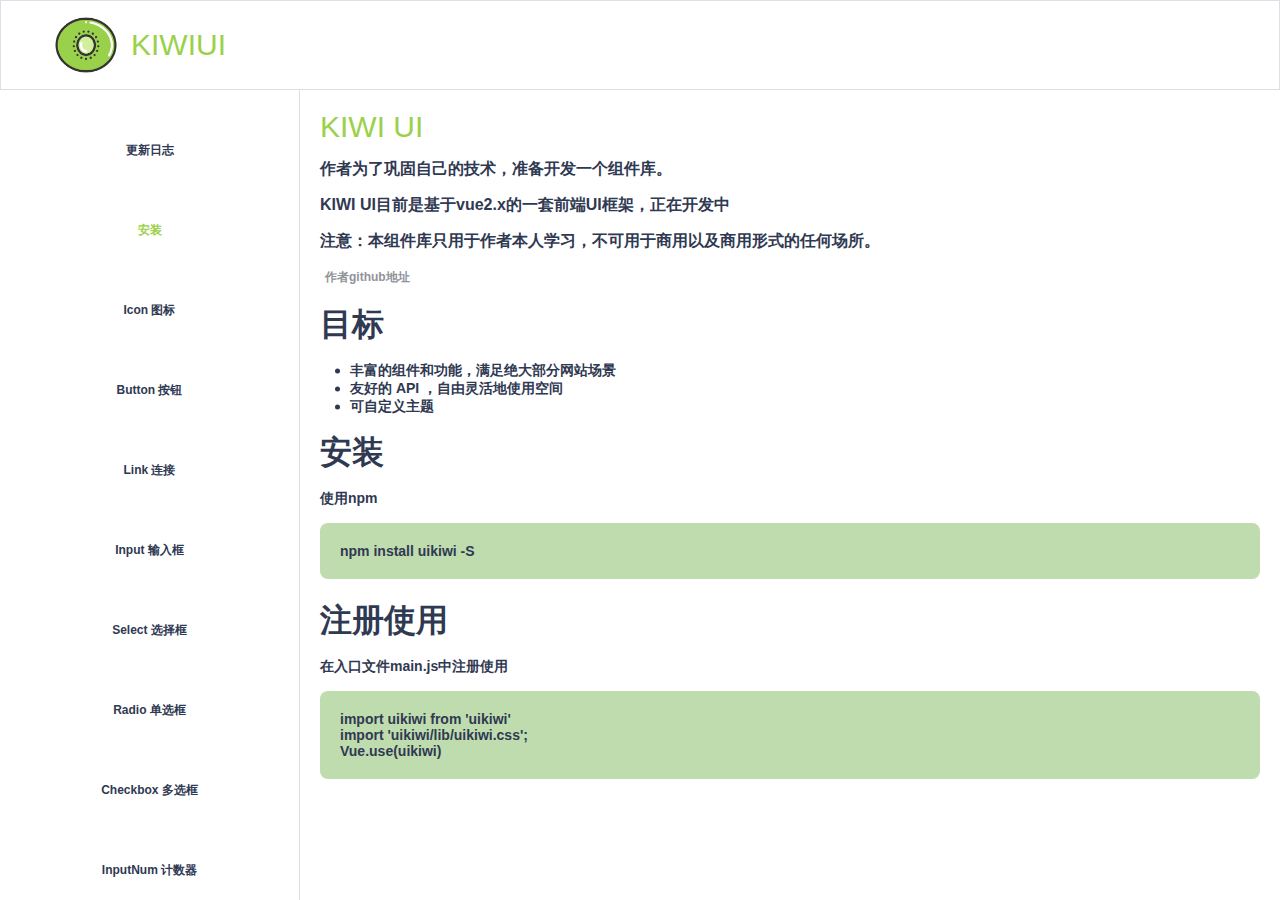
<file: index.html>
<!DOCTYPE html><html lang="en"><head><meta charset="utf-8"><meta http-equiv="X-UA-Compatible" content="IE=edge"><meta name="viewport" content="width=device-width,initial-scale=1,maximum-scale=1,user-scalable=no"><!--[if IE]><link rel="icon" href="/home.ico"><![endif]--><title>KIWIUI 一个学习并逐渐壮大的前端组件库</title><link href="/css/chunk-7e073d06.83666fce.css" rel="prefetch"><link href="/css/chunk-be89c808.aaf571e6.css" rel="prefetch"><link href="/css/chunk-e637a8d8.16d6d7eb.css" rel="prefetch"><link href="/js/chunk-2d0ac383.b0568e60.js" rel="prefetch"><link href="/js/chunk-2d0b99c6.033d91c6.js" rel="prefetch"><link href="/js/chunk-2d0bd267.519eacc7.js" rel="prefetch"><link href="/js/chunk-2d0bdcb0.a30a5232.js" rel="prefetch"><link href="/js/chunk-2d0c7353.d3e8eec4.js" rel="prefetch"><link href="/js/chunk-2d0d4017.0426e977.js" rel="prefetch"><link href="/js/chunk-2d0de8c3.0c116d66.js" rel="prefetch"><link href="/js/chunk-2d0e144f.a47cd4bc.js" rel="prefetch"><link href="/js/chunk-2d216261.5cdc125f.js" rel="prefetch"><link href="/js/chunk-2d2170fe.4644df5c.js" rel="prefetch"><link href="/js/chunk-2d22a14d.6021f621.js" rel="prefetch"><link href="/js/chunk-7e073d06.b17f9cb6.js" rel="prefetch"><link href="/js/chunk-be89c808.bbeb7331.js" rel="prefetch"><link href="/js/chunk-e637a8d8.c3302869.js" rel="prefetch"><link href="/css/index.9bf31360.css" rel="preload" as="style"><link href="/js/chunk-vendors.496c575d.js" rel="preload" as="script"><link href="/js/index.a507e61f.js" rel="preload" as="script"><link href="/css/index.9bf31360.css" rel="stylesheet"><link rel="icon" type="image/png" sizes="32x32" href="/img/icons/favicon-32x32.png"><link rel="icon" type="image/png" sizes="16x16" href="/img/icons/favicon-16x16.png"><link rel="manifest" href="/manifest.json"><meta name="theme-color" content="#4DBA87"><meta name="apple-mobile-web-app-capable" content="no"><meta name="apple-mobile-web-app-status-bar-style" content="default"><meta name="apple-mobile-web-app-title" content="uikiwi"><link rel="apple-touch-icon" href="/img/icons/apple-touch-icon-152x152.png"><link rel="mask-icon" href="/img/icons/safari-pinned-tab.svg" color="#4DBA87"><meta name="msapplication-TileImage" content="/img/icons/msapplication-icon-144x144.png"><meta name="msapplication-TileColor" content="#000000"></head><body><noscript><strong>We're sorry but uikiwi doesn't work properly without JavaScript enabled. Please enable it to continue.</strong></noscript><div id="app"></div><script src="/js/chunk-vendors.496c575d.js"></script><script src="/js/index.a507e61f.js"></script></body><script>(function(){
      let userAgent = navigator.userAgent;
      if(userAgent.indexOf("Edg") != -1)
      document.getElementsByTagName('html')[0].style.fontSize = "62.5%"
    })()</script></html>
</file>
<file: css/chunk-7e073d06.83666fce.css>
.icon-show-block[data-v-658a8222]{width:100%;display:flex;flex-wrap:wrap}.icon-card[data-v-658a8222]{cursor:pointer;display:flex;align-items:center;justify-content:center;width:10%;padding:20px}.icon-card[data-v-658a8222]:hover{transform:scale(1.1);border:none;transition:.5s}.icon-name[data-v-658a8222]{font-size:14px;font-weight:300}
</file>
<file: css/chunk-be89c808.aaf571e6.css>
.kiwi-transfer--box[data-v-d019c7e2]{height:320px;width:540px;display:flex;overflow:hidden}.kiwi-transfer-leftbox[data-v-d019c7e2],.kiwi-transfer-rightbox[data-v-d019c7e2]{width:200px;box-sizing:border-box;border-radius:4px;border:1px solid #dcdfe6}.kiwi-transfer-top[data-v-d019c7e2]{background:#f7f7f7;display:flex;align-items:center;padding:0 5px;height:10%;box-sizing:border-box;border-bottom:1px solid #dcdfe6}.kiwi-transfer-checkboxgroup[data-v-d019c7e2]{width:100%;height:90%;overflow-y:auto}.kiwi-transfer-item[data-v-d019c7e2]{padding:5px 0;height:32px;line-height:32px;width:100%;box-sizing:border-box;display:flex;flex-direction:row}.kiwi-transfer-item>.kiwi-checkbox-block[data-v-d019c7e2]{flex:1}.kiwi-transfer-midbox[data-v-d019c7e2]{flex:1;position:relative}.kiwi-transfer-btn[data-v-d019c7e2]{position:absolute;top:50%;transform:translateY(-50%)}.kiwi-transfer-btn[data-v-d019c7e2]:first-of-type{left:0}.kiwi-transfer-btn[data-v-d019c7e2]:nth-of-type(2){right:0}
</file>
<file: css/chunk-e637a8d8.16d6d7eb.css>
.slideBody[data-v-70b0a34a]{width:100%;box-sizing:border-box}.slideItem[data-v-70b0a34a]{height:8rem;line-height:8rem;font-size:1.2rem!important}.slideItem[data-v-70b0a34a],.slideItem_mobile[data-v-70b0a34a]{display:block;width:100%;text-align:center;box-sizing:border-box;padding:2rem 2rem;font-weight:600;cursor:pointer}.slideItem_mobile[data-v-70b0a34a]{height:4rem;line-height:4rem;font-size:1rem!important}.slideItemText[data-v-70b0a34a]{display:inline-block;width:18rem;border-bottom:1px solid #eee}.slideItem[data-v-70b0a34a]:hover{transition:.5s;color:#9ad14b}.slideItemActive[data-v-70b0a34a]{color:#9ad14b}
</file>
<file: css/index.9bf31360.css>
html{font-size:62.5%}.head,.home_body,.logo,.main,.main_left,.main_right{box-sizing:border-box}.home_body{height:100%;display:flex;flex-direction:column;overflow:hidden;min-width:10rem}.head{height:10%;border:1px solid #dcdfe6;padding:0 4rem}.logo{width:20rem;height:100%;display:flex;align-items:center}.logo>.img{height:7rem;margin:1rem}.logo>.text,.logo_text{font-size:3rem;font-family:Franklin Gothic Medium,Arial Narrow,Arial,sans-serif;color:#9ad14b}.main,.main_mobile{height:90%;flex:1;display:flex;overflow-y:auto}.main_mobile{flex-direction:column}.main_left_mobile{height:20%;min-width:20rem}.main_left,.main_left_mobile{border-right:1px solid #dcdfe6;overflow-y:auto}.main_left{width:30rem}.main_right{flex:1;height:100%;width:100%;overflow-y:auto;padding-bottom:5rem}.router_view{height:100%;width:100%;box-sizing:border-box}.main_page_init{padding:2rem;box-sizing:border-box}.title_init{font-size:1.4rem;color:Infinity;font-weight:600;margin:1.5rem 0}.title_1{font-size:4rem}.title_2{font-size:3.2rem}.title_3{font-size:2.4rem}.title_4{font-size:1.6rem}.code_block{height:auto;width:auto;min-width:20rem;background:#bfdcae;padding:2rem;box-sizing:border-box;border-radius:.8rem;font-size:1.4rem;font-weight:600;margin-bottom:2rem}.list_style{padding-left:3rem;display:block;position:relative;font-size:1.4rem}.list_style:before{position:absolute;content:"";left:1.5rem;top:50%;transform:translateY(-50%);width:.5rem;height:.5rem;background:#303952;border-radius:100%}.component_show_block{margin-top:1rem;border-radius:.6rem;border:1px solid #ebeef5;height:auto;padding:0 1rem;padding:2rem;box-sizing:border-box}.component_show_block:hover{box-shadow:0 .2rem 1.2rem 0 rgba(0,0,0,.1);transition:.1s}.highlight_code{display:inline-block;padding:.4rem;border-radius:.4rem;margin:.5rem .3rem;background:#bfdcae;color:#fff;font-weight:600}.attributes_table{width:89%;font-size:1.4rem}.attributes_table tr{width:100%;padding:1rem .5rem;border-bottom:1px solid #ebeef5;display:flex}.attributes_table td{flex:1;text-align:center}*{padding:0;margin:0;text-decoration:none;list-style:none;color:#303952}#app,body,html{font-family:-apple-system,BlinkMacSystemFont,Segoe UI,Roboto,Oxygen,Ubuntu,Cantarell,Open Sans,Helvetica Neue,sans-serif;height:100%}.button_init{display:inline-block;margin:10px;width:80px;height:35px;font-size:12px;position:relative;cursor:pointer;outline:none;border-radius:3px;border:none}.kiwi-button-size-small{width:50px!important;height:35px!important}.kiwi-button-size-normal{width:80px!important;height:35px!important}.kiwi-button-size-huge{width:100px!important;height:45px!important}.kiwi-button--normal,.kiwi-button--normal.is-disabled:hover,.kiwi-button--normal.is-round.is-disabled:hover{background:#67c23a;color:#fff}.kiwi-button--normal.is-round:hover,.kiwi-button--normal:hover{background:#84cc5f;transition:.2s}.kiwi-button--normal.is-round:active,.kiwi-button--normal:active{background:#5eaf35;transition:.1s}.kiwi-button--normal.is-plain,.kiwi-button--normal.is-plain.is-round{background:#fff;border:1px solid #dcdfe6;color:#606266}.kiwi-button--normal.is-plain.is-round{border-radius:10px}.kiwi-button--normal.is-plain.is-disabled:hover,.kiwi-button--normal.is-plain.is-round.is-disabled:hover{background:#fff;border:1px solid #dcdfe6;color:#606266}.kiwi-button--normal.is-plain.is-round:hover,.kiwi-button--normal.is-plain:hover{color:#67c23a;transition:.2s;background:#fff;border:1px solid #93db6f}.kiwi-button--normal.is-plain.is-round:active,.kiwi-button--normal.is-plain:active{color:#67c23a;transition:.1s;border:1px solid #67c23a}.kiwi-button--normal.is-round{background:#67c23a;color:#fff;border-radius:20px}.kiwi-button--default,.kiwi-button--default.is-disabled:hover,.kiwi-button--default.is-round.is-disabled:hover{background:#1989fa;color:#fff}.kiwi-button--default.is-round:hover,.kiwi-button--default:hover{background:#66b1ff;transition:.2s}.kiwi-button--default.is-round:active,.kiwi-button--default:active{background:#167adf;transition:.1s}.kiwi-button--default.is-plain,.kiwi-button--default.is-plain.is-round{background:#fff;border:1px solid #1989fa;color:#1989fa}.kiwi-button--default.is-plain.is-round{border-radius:10px}.kiwi-button--default.is-plain.is-disabled:hover,.kiwi-button--default.is-plain.is-round.is-disabled:hover{background:#fff;border:1px solid #1989fa;color:#1989fa}.kiwi-button--default.is-plain.is-round:hover,.kiwi-button--default.is-plain:hover{background:#1989fa;border:1px solid #1989fa;color:#fff;transition:.2s}.kiwi-button--default.is-plain.is-round:active,.kiwi-button--default.is-plain:active{color:#fff;transition:.1s;border:1px solid #167adf;background:#167adf}.kiwi-button--default.is-round{background:#1989fa;color:#fff;border-radius:20px}.kiwi-button--error,.kiwi-button--error.is-disabled:hover,.kiwi-button--error.is-round.is-disabled:hover{background:#eb2f06;color:#fff}.kiwi-button--error.is-round:hover,.kiwi-button--error:hover{background:#e7684b;transition:.2s}.kiwi-button--error.is-round:active,.kiwi-button--error:active{background:#c32603;transition:.1s}.kiwi-button--error.is-plain,.kiwi-button--error.is-plain.is-round{background:#fff;border:1px solid #eb2f06;color:#eb2f06}.kiwi-button--error.is-plain.is-round{border-radius:10px}.kiwi-button--error.is-plain.is-disabled:hover,.kiwi-button--error.is-plain.is-round.is-disabled:hover{background:#fff;border:1px solid #eb2f06;color:#eb2f06}.kiwi-button--error.is-plain.is-round:hover,.kiwi-button--error.is-plain:hover{background:#eb2f06;border:1px solid #eb2f06;color:#fff;transition:.2s}.kiwi-button--error.is-plain.is-round:active,.kiwi-button--error.is-plain:active{color:#fff;transition:.1s;border:1px solid #c32603;background:#c32603}.kiwi-button--error.is-round{background:#eb2f06;color:#fff;border-radius:20px}.kiwi-button--success,.kiwi-button--success.is-disabled:hover,.kiwi-button--success.is-round.is-disabled:hover{background:#2ecc71;color:#fff}.kiwi-button--success.is-round:hover,.kiwi-button--success:hover{background:#7ad6a1;transition:.2s}.kiwi-button--success.is-round:active,.kiwi-button--success:active{background:#1fad5b;transition:.1s}.kiwi-button--success.is-plain,.kiwi-button--success.is-plain.is-round{background:#fff;border:1px solid #2ecc71;color:#2ecc71}.kiwi-button--success.is-plain.is-round{border-radius:10px}.kiwi-button--success.is-plain.is-disabled:hover,.kiwi-button--success.is-plain.is-round.is-disabled:hover{background:#fff;border:1px solid #2ecc71;color:#2ecc71}.kiwi-button--success.is-plain.is-round:hover,.kiwi-button--success.is-plain:hover{background:#2ecc71;border:1px solid #2ecc71;color:#fff;transition:.2s}.kiwi-button--success.is-plain.is-round:active,.kiwi-button--success.is-plain:active{color:#fff;transition:.1s;border:1px solid #1fad5b;background:#1fad5b}.kiwi-button--success.is-round{background:#2ecc71;color:#fff;border-radius:20px}.kiwi-button--warning,.kiwi-button--warning.is-disabled:hover,.kiwi-button--warning.is-round.is-disabled:hover{background:#f39c12;color:#fff}.kiwi-button--warning.is-round:hover,.kiwi-button--warning:hover{background:#ffc365;transition:.2s}.kiwi-button--warning.is-round:active,.kiwi-button--warning:active{background:#d48200;transition:.1s}.kiwi-button--warning.is-plain,.kiwi-button--warning.is-plain.is-round{background:#fff;border:1px solid #f39c12;color:#f39c12}.kiwi-button--warning.is-plain.is-round{border-radius:10px}.kiwi-button--warning.is-plain.is-disabled:hover,.kiwi-button--warning.is-plain.is-round.is-disabled:hover{background:#fff;border:1px solid #f39c12;color:#f39c12}.kiwi-button--warning.is-plain.is-round:hover,.kiwi-button--warning.is-plain:hover{background:#f39c12;border:1px solid #f39c12;color:#fff;transition:.2s}.kiwi-button--warning.is-plain.is-round:active,.kiwi-button--warning.is-plain:active{color:#fff;transition:.1s;border:1px solid #d48200;background:#d48200}.kiwi-button--warning.is-round{background:#f39c12;color:#fff;border-radius:20px}button:disabled{position:relative;border:none}button:disabled:after{position:absolute;content:"";left:-2px;top:-2px;cursor:not-allowed;width:105%;height:111%;background:#fff;opacity:.5}.kiwi-input--box[data-v-49c30596],.kiwi-input--box_nohver[data-v-49c30596]{width:190px;height:35px;display:inline-block;line-height:28px;box-sizing:border-box;font-size:12px;border-radius:4px;border:1px solid #e4e7ed;position:relative;background:#fff}.kiwi-input-inlinebox[data-v-49c30596]{box-sizing:border-box;width:100%;height:100%;display:flex;padding:5px}.is-disabled[data-v-49c30596]:after{position:absolute;content:"";left:0;top:0;cursor:not-allowed;width:100%;height:100%;background:#eee;opacity:.5}.kiwi-input--box[data-v-49c30596]:hover{border:1px solid #909399;transition:1s}.kiwi-input--box.is-focus-border[data-v-49c30596],.kiwi-input--box_nohver.is-focus-border[data-v-49c30596]{border:1px solid #409eff;transition:.5s}.kiwi-input--box.is-blur-border[data-v-49c30596],.kiwi-input--box_nohver.is-blur-border[data-v-49c30596]{border:1px solid #e4e7ed;transition:.5s}.input_init[data-v-49c30596]{width:100%;border:none;outline:none;background:none}.dell_input_flex[data-v-49c30596]{flex:1;line-height:23px}input[data-v-49c30596]::-webkit-input-placeholder{color:#d4d5d6}input[data-v-49c30596]:-moz-placeholder,input[data-v-49c30596]::-moz-placeholder{color:#d4d5d6}input[data-v-49c30596]:-ms-input-placeholder{color:#d4d5d6}.kiwi-input--else[data-v-49c30596]{width:27%}.kiwi-input--else-icon[data-v-49c30596],.kiwi-input--else[data-v-49c30596]{display:block;text-align:right;box-sizing:border-box;height:100%;line-height:21px;font-weight:600;font-size:12px}.kiwi-input--else-icon[data-v-49c30596]{width:12%}.kiwi-input--icon[data-v-49c30596]{text-align:right;line-height:22px;padding-right:2px;cursor:pointer}.iconfont[data-v-49c30596]{font-size:12px}.link_init[data-v-7d41e142]{display:inline-block;margin:0 5px;font-size:12px;padding-bottom:1px;box-sizing:border-box;border-bottom:1px solid transparent;text-decoration:none}.link_init[data-v-7d41e142]:hover{border-bottom:1px solid #409eff;transition:.2s;color:#409eff}.kiwi-link--default.is-disabled[data-v-7d41e142],.kiwi-link--error.is-disabled[data-v-7d41e142],.kiwi-link--normal.is-disabled[data-v-7d41e142],.kiwi-link--success.is-disabled[data-v-7d41e142],.kiwi-link--warning.is-disabled[data-v-7d41e142]{opacity:.5}.kiwi-link--default.is-disabled[data-v-7d41e142]:hover{color:#909399}.kiwi-link--default.is-disabled[data-v-7d41e142]:hover,.kiwi-link--error.is-disabled[data-v-7d41e142]:hover,.kiwi-link--normal.is-disabled[data-v-7d41e142]:hover,.kiwi-link--success.is-disabled[data-v-7d41e142]:hover,.kiwi-link--warning.is-disabled[data-v-7d41e142]:hover{cursor:not-allowed;border-bottom:1px solid transparent}.kiwi-link--default.is-noUnderline[data-v-7d41e142]:hover,.kiwi-link--error.is-noUnderline[data-v-7d41e142]:hover,.kiwi-link--normal.is-noUnderline[data-v-7d41e142]:hover,.kiwi-link--success.is-noUnderline[data-v-7d41e142]:hover,.kiwi-link--warning.is-noUnderline[data-v-7d41e142]:hover{border-bottom:1px solid transparent}.kiwi-link--default[data-v-7d41e142]{color:#909399}.kiwi-link--normal[data-v-7d41e142]{color:#409eff}.kiwi-link--success[data-v-7d41e142]{color:#7ad6a1}.kiwi-link--success[data-v-7d41e142]:hover{border-bottom:1px solid #7ad6a1;color:#7ad6a1}.kiwi-link--error[data-v-7d41e142]{color:#eb2f06}.kiwi-link--error[data-v-7d41e142]:hover{border-bottom:1px solid #eb2f06;color:#eb2f06}.kiwi-link--warning[data-v-7d41e142]{color:#f39c12}.kiwi-link--warning[data-v-7d41e142]:hover{border-bottom:1px solid #f39c12;color:#f39c12}@font-face{font-family:iconfont;src:url(../fonts/iconfont.f5338cb7.ttf) format("truetype")}.iconfont{font-family:iconfont!important;font-size:16px;font-style:normal;-webkit-font-smoothing:antialiased;-moz-osx-font-smoothing:grayscale}.icon-gou:before{content:"\e63d"}.icon-daizhifu:before{content:"\e63b"}.icon-jia:before{content:"\e611"}.icon-jia1:before{content:"\e65a"}.icon-jian:before{content:"\e715"}.icon-gouxuan:before{content:"\e736"}.icon-kaifapiao:before{content:"\e66a"}.icon-quxiaohangcheng:before{content:"\e66b"}.icon-kefuzhongxin:before{content:"\e66c"}.icon-hangchengfenxiang:before{content:"\e66e"}.icon-110baojing:before{content:"\e66f"}.icon-dingwei:before{content:"\e685"}.icon-fanhui:before{content:"\e686"}.icon-quanbu:before{content:"\e687"}.icon-sousuo:before{content:"\e688"}.icon-shijian:before{content:"\e689"}.icon-guanbi:before{content:"\e68a"}.icon-zhankai:before{content:"\e68b"}.icon-gongsi:before{content:"\e68c"}.icon-jiating:before{content:"\e68d"}.icon-gerenzhongxin:before{content:"\e68f"}.icon-anquanzhongxin:before{content:"\e690"}.icon-shuaxin:before{content:"\e692"}.icon-dingweiicon-Positioning:before{content:"\e693"}.icon-tianjia:before{content:"\e63c"}.icon-guanbi1:before{content:"\e63e"}.icon-sousuo1:before{content:"\e63f"}.icon-dingwei1:before{content:"\e640"}.icon-wode:before{content:"\e641"}.icon-fanhui1:before{content:"\e642"}.icon-xiayibu:before{content:"\e643"}.icon-xiazai:before{content:"\e644"}.icon-shengyin:before{content:"\e645"}.icon-fenxiang:before{content:"\e646"}.icon-wendu:before{content:"\e647"}.icon-jianyi:before{content:"\e648"}.icon-gengduo:before{content:"\e649"}.icon-jiangbei:before{content:"\e64a"}.icon-libao:before{content:"\e64b"}.icon-bianji:before{content:"\e64c"}.icon-shezhi:before{content:"\e64d"}.icon-arrow-down:before{content:"\e61f"}.icon-arrow-left:before{content:"\e620"}.icon-basic-editing:before{content:"\e621"}.icon-close:before{content:"\e622"}.icon-cell-phone:before{content:"\e623"}.icon-arrow-right:before{content:"\e624"}.icon-circle-plus-outline:before{content:"\e625"}.icon-airlines:before{content:"\e626"}.icon-documentation:before{content:"\e627"}.icon-download:before{content:"\e628"}.icon-global-editing:before{content:"\e629"}.icon-save:before{content:"\e62a"}.icon-lock:before{content:"\e62b"}.icon-cms:before{content:"\e62c"}.icon-pc:before{content:"\e62d"}.icon-stencil:before{content:"\e62e"}.icon-copy:before{content:"\e62f"}.icon-view:before{content:"\e630"}.icon-video:before{content:"\e631"}.icon-warehouse:before{content:"\e632"}.icon-fanhui11:before{content:"\e64e"}.icon-yanjing:before{content:"\e64f"}.icon-biyan:before{content:"\e650"}.icon-tanhao:before{content:"\e6b4"}.icon-guanbi2:before{content:"\e6b6"}.icon-zhuyi:before{content:"\e6b9"}.icon-shouqi2:before{content:"\e6ba"}.icon-zhankai2:before{content:"\e6bb"}.icon-shouqi:before{content:"\e6bf"}.icon-zhankai1:before{content:"\e6c0"}.icon-zhongxinjiazai:before{content:"\e614"}.icon-bianji1:before{content:"\e615"}.icon-cuowu:before{content:"\e616"}.icon-luxiang:before{content:"\e617"}.icon-dingwei2:before{content:"\e618"}.icon-saoyisao:before{content:"\e619"}.icon-wode1:before{content:"\e61a"}.icon-xinxi2:before{content:"\e61b"}.icon-jingyin:before{content:"\e61c"}.icon-shoucangjia:before{content:"\e61d"}.icon-fasong:before{content:"\e61e"}.icon-shouye:before{content:"\e633"}.icon-shengyin1:before{content:"\e634"}.icon-shengyinxiao:before{content:"\e635"}.icon-qiandaochenggong:before{content:"\e636"}.icon-shoucang2:before{content:"\e637"}.icon-shezhi1:before{content:"\e638"}.icon-youhuiquan:before{content:"\e639"}.icon-gengduo1:before{content:"\e63a"}.icon-shexiang:before{content:"\e651"}.icon-neirong:before{content:"\e652"}.icon-faxian:before{content:"\e653"}.icon-shoucang:before{content:"\e654"}.icon-shuqian:before{content:"\e655"}.icon-xiangji:before{content:"\e656"}.icon-xinxi:before{content:"\e657"}.icon-sousuo2:before{content:"\e658"}.icon-dianzan:before{content:"\e659"}.icon-rili:before{content:"\e65b"}.icon-tianjia1:before{content:"\e65c"}.icon-cuowu1:before{content:"\e65d"}.icon-dianzan1:before{content:"\e65e"}.icon-gouwuche:before{content:"\e65f"}.icon-wode2:before{content:"\e660"}.icon-luxiang1:before{content:"\e661"}.icon-huiyuan:before{content:"\e662"}.icon-xiaoxi:before{content:"\e663"}.icon-dingwei3:before{content:"\e664"}.icon-shengyin2:before{content:"\e665"}.icon-shouye1:before{content:"\e666"}.icon-shezhi2:before{content:"\e667"}.icon-youhuiquan1:before{content:"\e668"}.icon-fasong1:before{content:"\e669"}.icon-jingyin1:before{content:"\e66d"}.icon-shengyinxiao1:before{content:"\e670"}.icon-faxian1:before{content:"\e671"}.icon-biji:before{content:"\e672"}.icon-bianji2:before{content:"\e673"}.icon-shoucang21:before{content:"\e674"}.icon-rili1:before{content:"\e675"}.icon-xiangji1:before{content:"\e676"}.icon-shoucang1:before{content:"\e677"}.icon-wenjianjia:before{content:"\e678"}.icon-xinxi1:before{content:"\e679"}.icon-tianjia2:before{content:"\e67a"}.icon-qiandaochenggong1:before{content:"\e67b"}.icon-fangdajing:before{content:"\e67c"}.icon-shexiangji:before{content:"\e67d"}.icon-gengduo2:before{content:"\e67e"}.icon-shuqian1:before{content:"\e67f"}.kiwi-select--init[data-v-7d122b25]{position:relative;cursor:pointer;background:#fff;z-index:999}.kiwi-select--options[data-v-7d122b25]{position:absolute;left:0;top:40px;padding:5px 0;height:0;opacity:0;width:190px;background:#fff;box-shadow:0 2px 12px 0 rgba(0,0,0,.07);box-sizing:border-box;border-radius:4px;overflow:hidden}.kiwi-select--content[data-v-7d122b25]{width:110%;box-sizing:border-box;max-height:190px;position:relative;overflow:auto}.kiwi-select--content[data-v-7d122b25]:after{position:absolute;content:"";left:20%;top:-7px;background:transparent;width:0;height:0;border-bottom:7px solid #fff;border-right:7px solid transparent;border-left:7px solid transparent}.show-options[data-v-7d122b25]{opacity:1;height:200px;transition:.4s}.close-options[data-v-7d122b25]{height:0;transition:.4s;padding:0}.show-none-options[data-v-7d122b25]{opacity:1;height:45px;transition:.4s}.close-none-options[data-v-7d122b25]{height:0;transition:.4s;padding:0}.kiwi-select--item[data-v-7d122b25]{text-align:center;line-height:35px;width:190px;box-sizing:border-box;font-size:12px;color:#606266}.kiwi-select--item[data-v-7d122b25]:hover{transition:.2s;background:#f2f6fc}.kiwi-select--box[data-v-7d122b25],.kiwi-select--box_nohver[data-v-7d122b25]{width:190px;height:35px;display:inline-block;line-height:28px;box-sizing:border-box;font-size:12px;border-radius:4px;border:1px solid #e4e7ed;position:relative}.kiwi-select-inlinebox[data-v-7d122b25]{box-sizing:border-box;position:relative;width:100%;height:100%;display:flex}.is-disabled[data-v-7d122b25]:after{position:absolute;content:"";left:0;top:0;cursor:not-allowed;width:100%;height:100%;background:#eee;opacity:.5}.kiwi-select--box[data-v-7d122b25]:hover{border:1px solid #909399;transition:1s}.kiwi-select--box.is-focus-border[data-v-7d122b25],.kiwi-select--box_nohver.is-focus-border[data-v-7d122b25]{border:1px solid #409eff;transition:.5s}.kiwi-select--box.is-blur-border[data-v-7d122b25],.kiwi-select--box_nohver.is-blur-border[data-v-7d122b25]{border:1px solid #e4e7ed;transition:.5s}.input_init[data-v-7d122b25]{height:100%;width:100%;border:none;outline:none;background:none;cursor:pointer;padding:10px;box-sizing:border-box;z-index:-2}.dell_select_flex[data-v-7d122b25]{flex:1;line-height:18px}.kiwi-select--else[data-v-7d122b25]{display:block;width:27%;text-align:right;box-sizing:border-box;height:100%;line-height:16px;font-weight:600;font-size:12px}.rotate-icon[data-v-7d122b25]{font-size:12px;position:absolute;right:10px;z-index:-1;transition:.5s;transform:rotate(-180deg);height:100%;line-height:35px}.rotate-down[data-v-7d122b25]{transform:rotate(0deg);transition:.5s}.kiwi-radio-block[data-v-23ae7708]{display:inline-block;cursor:pointer;margin:0 10px}.radio-disabeld[data-v-23ae7708]{cursor:not-allowed!important;background:#fff;opacity:.5}.kiwi-radio--box[data-v-23ae7708]{position:relative;display:flex;height:16px;line-height:16px;width:80px;box-sizing:border-box}.kiwi-radio--input-init[data-v-23ae7708]{opacity:0;outline:none;position:absolute;z-index:-1;top:0;left:0;right:0;bottom:0;margin:0}.radio-checked[data-v-23ae7708]{background:#6495ed;transition:.3s}.radio-nochecked[data-v-23ae7708]{background:#fff;transition:.3s}.checked-label[data-v-23ae7708]{color:#6495ed;transition:.3s}.nochecked-label[data-v-23ae7708]{color:#606266;transition:.3s}.radio-circle-show[data-v-23ae7708]{width:5px;height:5px;opacity:1;transition-timing-function:ease-out;transition:.2s}.radio-circle-close[data-v-23ae7708]{width:0;height:0;opacity:0;transition-timing-function:ease-out;transition:.2s}.kiwi-radio-checkbox[data-v-23ae7708]{width:13px;height:13px;margin-top:2px;border-radius:100%;border:1px solid #999;display:inline-block;box-sizing:border-box;position:relative}.kiwi-radio--circle[data-v-23ae7708]{position:absolute;left:50%;top:50%;transform:translate(-50%,-50%);background:#fff;border-radius:100%}.kiwi-radio--label[data-v-23ae7708]{font-size:12px;font-weight:500;margin-left:10px;box-sizing:border-box;display:inline-block}.kiwi-radio-group[data-v-f0ab0b18]{display:inline-block}.kiwi-checkbox-block[data-v-25e06890]{display:inline-block;cursor:pointer;margin:0 10px}.checkbox-disabled[data-v-25e06890]{cursor:not-allowed!important;background:#fff;opacity:.5}.kiwi-checkbox--box[data-v-25e06890]{position:relative;display:flex;height:16px;line-height:16px;width:80px;box-sizing:border-box}.kiwi-checkbox--input-init[data-v-25e06890]{opacity:0;outline:none;position:absolute;z-index:-1;top:0;left:0;right:0;bottom:0;margin:0}.kiwi-checkbox-checkblock[data-v-25e06890]{width:13px;height:13px;margin-top:2px;border:1px solid #999;border-radius:3px;display:inline-block;box-sizing:border-box;position:relative;overflow:hidden}.kiwi-checkbox--circle[data-v-25e06890]{position:absolute;left:50%;top:50%;transform:translate(-50%,-50%);background:#6495ed;color:#fff;font-size:12px;font-weight:600}.kiwi-checkbox--label[data-v-25e06890]{font-size:12px;font-weight:500;margin-left:10px;box-sizing:border-box;display:inline-block}.checkbox-checked-show[data-v-25e06890]{opacity:1;transition-timing-function:ease-out;transition:.2s}.checkbox-checked-close[data-v-25e06890]{width:0;height:0;opacity:0;transition-timing-function:ease-out;transition:.2s}.checkbox-checked[data-v-25e06890]{background:#6495ed;transition:.3s}.checkbox-nochecked[data-v-25e06890]{background:#fff;transition:.3s}.checked-label[data-v-25e06890]{color:#6495ed;transition:.3s}.nochecked-label[data-v-25e06890]{color:#606266;transition:.3s}.icon-gouxuan[data-v-25e06890]{color:#fff;font-size:12px}.kiwi-checkbox-group[data-v-5f312200]{display:inline-block}.kiwi-switch--checkbox-init[data-v-b25a035c]{opacity:0;outline:none;position:absolute;z-index:-1;top:0;left:0;right:0;bottom:0;margin:0}.kiwi-switch--box-flex[data-v-b25a035c]{display:flex}.kiwi-switch--box[data-v-b25a035c]{display:inline-block}.kiwi-switch--block[data-v-b25a035c]{width:45px;height:22px;display:inline-block;border-radius:30px;box-sizing:border-box;padding:2px;cursor:pointer;margin:0 8px}.kiwi-switch--transform[data-v-b25a035c]{height:18px;width:18px;background:#fff;border-radius:100%;display:inline-block}.kiwi-switch--block-true[data-v-b25a035c]{background-color:#2ecc71;transition:.3s}.kiwi-switch--block-false[data-v-b25a035c]{background-color:#eb2f06;transition:.3s}.kiwi-switch--transform-right[data-v-b25a035c]{transform:translateX(23px);transition:.3s}.kiwi-switch--transform-left[data-v-b25a035c]{transform:translateX(0);transition:.3s}.kiwi-switch--title[data-v-b25a035c]{font-size:14px;display:inline-block;height:22px;line-height:22px;font-weight:300}.kiwi-input-num--box-flex[data-v-4ecd9b40]{display:flex}.kiwi-input-num--box[data-v-4ecd9b40]{display:inline-block;border:1px solid #e4e7ed;overflow:hidden;border-radius:4px;width:200px;position:relative}.iconfont[data-v-4ecd9b40]{color:#fff}.button-no-margin[data-v-4ecd9b40]{margin:0}.kiwi-input-outbox[data-v-4ecd9b40]{flex:1}.input-init[data-v-4ecd9b40]{text-align:center;border:none;outline:none;width:100%;height:100%;cursor:pointer}input[data-v-4ecd9b40]::-webkit-inner-spin-button,input[data-v-4ecd9b40]::-webkit-outer-spin-button{-webkit-appearance:none}input[type=number][data-v-4ecd9b40]{-moz-appearance:textfield}.is-disabled[data-v-4ecd9b40]:after{position:absolute;content:"";left:0;top:0;cursor:not-allowed;width:100%;height:100%;background:#eee;opacity:.5}.iconfont-init[data-v-4edd8f4e]{font-size:14px}.kiwi-tabs--box[data-v-5a4362a8]{width:100%}.kiwi-tabs--ul[data-v-5a4362a8]{width:100%;height:40px;box-sizing:border-box;border-bottom:2px solid #ebebeb;position:relative;padding:0}.kiwi-tabs--li[data-v-5a4362a8]{display:inline-block;padding:0 20px;height:40px;line-height:40px;box-sizing:border-box;cursor:pointer;color:#303952;font-size:14px;font-weight:500;border-bottom:1px solid #ebebeb}.tab_bar[data-v-5a4362a8]{position:absolute;height:2px;box-sizing:border-box;bottom:0;background-color:#1989fa}.kiwi-tabs--li[data-v-5a4362a8]:hover{color:#1989fa;transition:.3s}.activeClass[data-v-5a4362a8]{border-bottom:2px solid #1989fa}.activeClass[data-v-5a4362a8],.iconActiveClass[data-v-5a4362a8]{color:#1989fa!important;transition:.3s}.kiwi-tabs--panel[data-v-5a4362a8]{padding:10px;box-sizing:border-box;width:100%}
</file>
